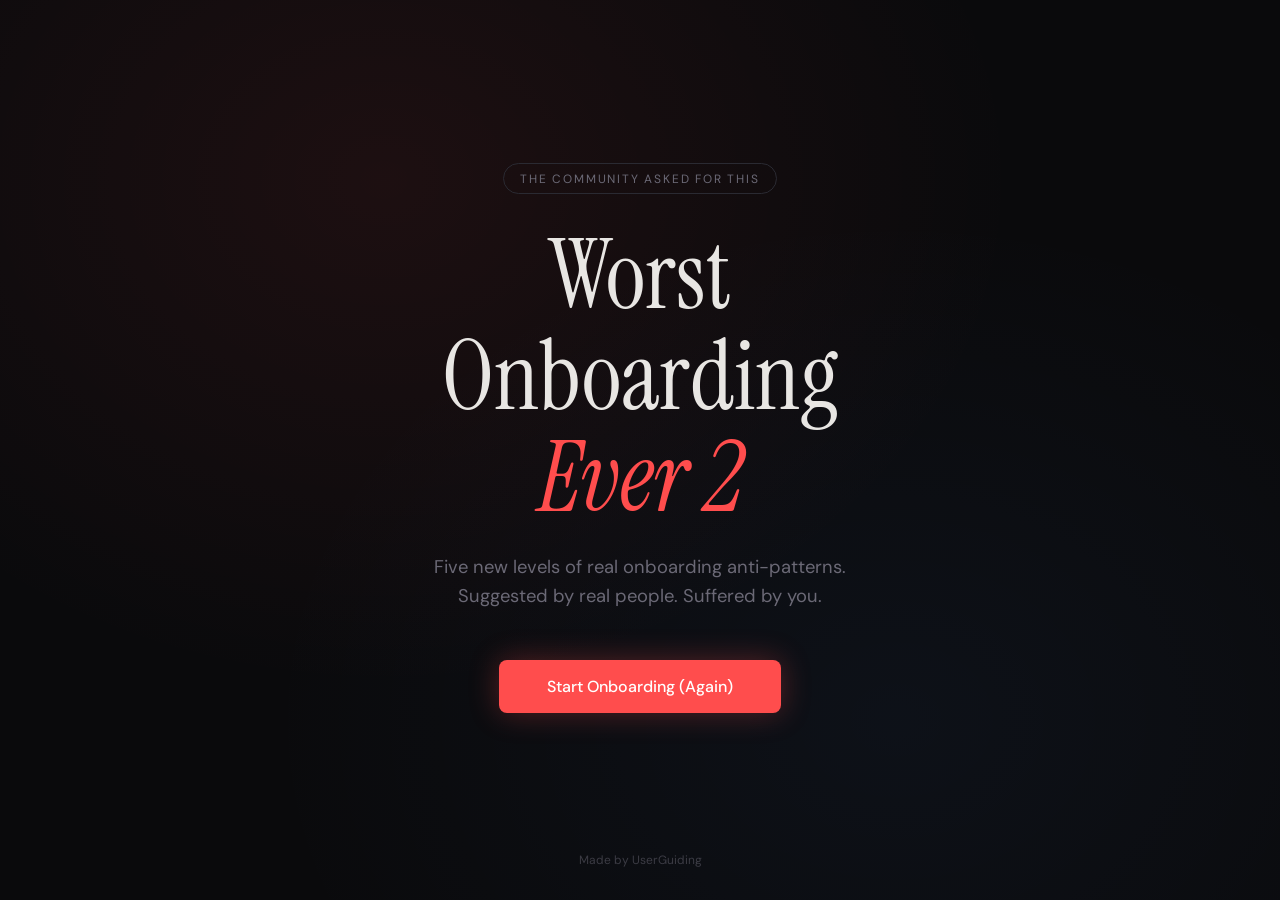
<file: index.html>
<!DOCTYPE html>
<html lang="en">
<head>
  <meta charset="UTF-8">
  <meta name="viewport" content="width=device-width, initial-scale=1.0">
  <title>Worst Onboarding Ever 2</title>
  <meta name="description" content="The sequel nobody asked for and everybody deserved. Five new levels of real onboarding anti-patterns, designed by the community.">

  <!-- Social sharing -->
  <meta property="og:title" content="Worst Onboarding Ever 2">
  <meta property="og:description" content="The sequel nobody asked for and everybody deserved. Five new levels of real onboarding anti-patterns, designed by the community.">
  <meta property="og:type" content="website">
  <meta property="og:url" content="https://games.userguiding.com/worst-onboarding-2/">
  <link rel="canonical" href="https://games.userguiding.com/worst-onboarding-2/">
  <meta property="og:image" content="https://games.userguiding.com/worst-onboarding-2/assets/og-image.png">
  <meta property="og:image:width" content="1200">
  <meta property="og:image:height" content="630">
  <meta name="twitter:card" content="summary_large_image">
  <meta name="twitter:image" content="https://games.userguiding.com/worst-onboarding-2/assets/og-image.png">

  <!-- GA4 (UserGuiding property, game traffic filtered by hostname in reports) -->
  <script async src="https://www.googletagmanager.com/gtag/js?id=G-EP331KDLPN"></script>
  <script>
    window.dataLayer = window.dataLayer || [];
    function gtag(){dataLayer.push(arguments);}
    gtag('js', new Date());
    gtag('config', 'G-EP331KDLPN');
  </script>

  <link rel="icon" type="image/svg+xml" href="favicon.svg">

  <!-- Styles -->
  <link rel="stylesheet" href="css/game.css">
  <link rel="stylesheet" href="css/levels.css">
  <link rel="stylesheet" href="override.css">
</head>
<body>

  <!-- ═══ Title Screen ═══ -->
  <div id="title-screen">
    <span class="title-badge">The community asked for this</span>
    <h1 class="title-heading">Worst<br>Onboarding<br><em>Ever 2</em></h1>
    <p class="title-tagline">Five new levels of real onboarding anti-patterns. Suggested by real people. Suffered by you.</p>
    <button id="start-btn">Start Onboarding (Again)</button>
    <p class="title-best" id="title-best"></p>
    <div class="title-footer">
      <a href="https://userguiding.com?utm_source=worst-onboarding-game&utm_medium=referral&utm_campaign=woe2" target="_blank" rel="noopener">Made by UserGuiding</a>
    </div>
  </div>

  <!-- ═══ HUD ═══ -->
  <div id="hud" class="hidden">
    <div class="hud-item">
      <span class="hud-label">Time</span>
      <span class="hud-value" id="hud-timer">0:00</span>
    </div>
    <div class="hud-item">
      <span class="hud-label">Level</span>
      <span class="hud-value" id="hud-level">1 / 5</span>
    </div>
    <div class="hud-item">
      <span class="hud-label">Rage Clicks</span>
      <span class="hud-value" id="hud-clicks">0</span>
    </div>
  </div>

  <!-- ═══ Transition Screen ═══ -->
  <div id="transition-screen" class="hidden">
    <span id="transition-level-num">Level 1</span>
    <h2 id="transition-level-name">The Banner Avalanche</h2>
    <p id="transition-level-desc">Just let me see the app.</p>
    <p id="transition-level-credit"></p>
  </div>

  <!-- ═══ Level Containers ═══ -->
  <div id="level-1" class="level-container hidden"></div>
  <div id="level-2" class="level-container hidden"></div>
  <div id="level-3" class="level-container hidden"></div>
  <div id="level-4" class="level-container hidden"></div>
  <div id="level-5" class="level-container hidden"></div>

  <!-- ═══ Payoff Screen ═══ (populated in Task B7) -->
  <div id="payoff-screen" class="hidden"></div>

  <!-- ═══ End Screen ═══ -->
  <div id="end-screen" class="hidden">
    <div id="confetti-container"></div>
    <div class="end-grid">
      <div class="end-left">
        <h1 class="end-title">You Survived. Again.</h1>
        <p class="end-subtitle">Five community-designed levels and you are still here. Respect.</p>

        <div class="end-stats">
          <div class="end-stat">
            <span class="end-stat-value" id="end-time">0:00</span>
            <span class="end-stat-label">Time</span>
          </div>
          <div class="end-stat">
            <span class="end-stat-value" id="end-clicks">0</span>
            <span class="end-stat-label">Rage Clicks</span>
          </div>
          <div class="end-stat">
            <span class="end-stat-value" id="end-patience">0</span>
            <span class="end-stat-label">Patience Score</span>
          </div>
        </div>

        <p class="end-patience-label" id="end-patience-label">Zen Master</p>
        <p class="end-best" id="end-best"></p>

        <div class="end-divider"></div>

        <div class="end-actions">
          <button id="play-again-btn">↻&nbsp;&nbsp;Play Again</button>
          <a id="woe1-btn" class="end-woe2-link" href="https://games.userguiding.com/worst-onboarding/" target="_blank" rel="noopener">Play the original Worst Onboarding Ever →</a>
        </div>
      </div>

      <div class="end-card">
        <div id="capture-section">
          <div id="capture-form-wrap">
            <h2 class="capture-heading">This is where the rage clicks stop.</h2>
            <p class="capture-subtext">We built five levels of bad onboarding because we fix the real kind for a living. Drop your email and let's talk.</p>
            <form id="capture-form" novalidate>
              <input type="email" id="capture-email" name="email" placeholder="you@company.com" required autocomplete="email">
              <button type="submit" id="capture-submit" data-sending="Sending…">Let's talk</button>
              <p class="capture-error" id="capture-error" hidden>Something broke. Try again in a sec?</p>
              <p class="capture-consent">
                By submitting, you agree to receive sales outreach from UserGuiding.
                See our <a href="https://userguiding.com/privacy-policy" target="_blank" rel="noopener">Privacy Policy</a>.
              </p>
            </form>
          </div>
          <div id="capture-success-wrap" hidden>
            <h2 class="capture-heading">Got it. Taking you there…</h2>
            <p class="capture-fallback">If nothing happens, <a href="#" id="capture-fallback-link">click here</a>.</p>
          </div>
        </div>
      </div>
    </div>
  </div>

  <!-- Scripts -->
  <script src="js/analytics.js"></script>
  <script src="js/game.js"></script>
  <script src="js/levels.js"></script>
  <script>
    window.CAPTURE_CONFIG = {
      PORTAL_ID: '8289649',
      FORM_GUID: 'fa606755-0bbd-4774-95bb-8a70cc0e8c7f',
      PAGE_NAME: 'WOE2 EN',
      mode: 'demo',
      redirects: {
        demo: 'https://meetings.hubspot.com/laskan/userguiding-meeting-with-levent-askan',
        group: ''
      },
      REDIRECT_DELAY_SECONDS: 3
    };
  </script>
  <script src="js/capture.js"></script>

</body>
</html>
</file>
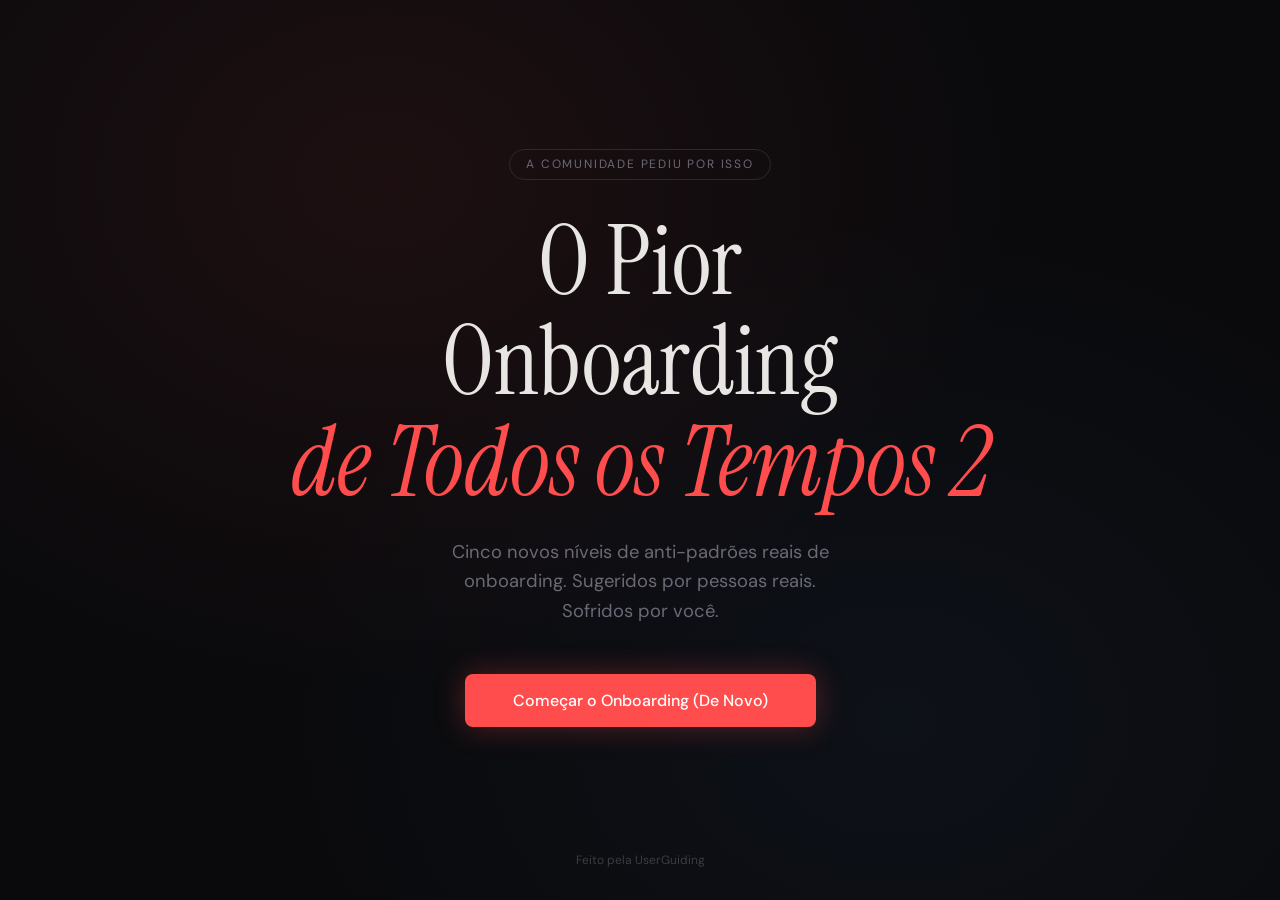
<file: pt-br/index.html>
<!DOCTYPE html>
<html lang="pt-BR">
<head>
  <meta charset="UTF-8">
  <meta name="viewport" content="width=device-width, initial-scale=1.0">
  <title>O Pior Onboarding de Todos os Tempos 2</title>
  <meta name="description" content="A continuação que ninguém pediu e todo mundo merecia. Cinco novos níveis de anti-padrões reais de onboarding, criados pela comunidade.">

  <!-- Social sharing -->
  <meta property="og:title" content="O Pior Onboarding de Todos os Tempos 2">
  <meta property="og:description" content="A continuação que ninguém pediu e todo mundo merecia. Cinco novos níveis de anti-padrões reais de onboarding, criados pela comunidade.">
  <meta property="og:type" content="website">
  <meta property="og:url" content="https://games.userguiding.com/worst-onboarding-2/pt-br/">
  <link rel="canonical" href="https://games.userguiding.com/worst-onboarding-2/pt-br/">
  <meta property="og:image" content="https://games.userguiding.com/worst-onboarding-2/assets/og-image.png">
  <meta property="og:image:width" content="1200">
  <meta property="og:image:height" content="630">
  <meta name="twitter:card" content="summary_large_image">
  <meta name="twitter:image" content="https://games.userguiding.com/worst-onboarding-2/assets/og-image.png">

  <!-- GA4 (UserGuiding property, game traffic filtered by hostname in reports) -->
  <script async src="https://www.googletagmanager.com/gtag/js?id=G-EP331KDLPN"></script>
  <script>
    window.dataLayer = window.dataLayer || [];
    function gtag(){dataLayer.push(arguments);}
    gtag('js', new Date());
    gtag('config', 'G-EP331KDLPN');
  </script>

  <link rel="icon" type="image/svg+xml" href="../favicon.svg">

  <!-- Styles -->
  <link rel="stylesheet" href="../css/game.css">
  <link rel="stylesheet" href="../css/levels.css">
  <link rel="stylesheet" href="override.css">
</head>
<body>

  <!-- ═══ Title Screen ═══ -->
  <div id="title-screen">
    <span class="title-badge">A comunidade pediu por isso</span>
    <h1 class="title-heading">O Pior<br>Onboarding<br><em>de Todos os Tempos 2</em></h1>
    <p class="title-tagline">Cinco novos níveis de anti-padrões reais de onboarding. Sugeridos por pessoas reais. Sofridos por você.</p>
    <button id="start-btn">Começar o Onboarding (De Novo)</button>
    <p class="title-best" id="title-best"></p>
    <div class="title-footer">
      <a href="https://userguiding.com/pt-br?utm_source=worst-onboarding-game-ptbr&utm_medium=referral&utm_campaign=woe2" target="_blank" rel="noopener">Feito pela UserGuiding</a>
    </div>
  </div>

  <!-- ═══ HUD ═══ -->
  <div id="hud" class="hidden">
    <div class="hud-item">
      <span class="hud-label">Tempo</span>
      <span class="hud-value" id="hud-timer">0:00</span>
    </div>
    <div class="hud-item">
      <span class="hud-label">Nível</span>
      <span class="hud-value" id="hud-level">1 / 5</span>
    </div>
    <div class="hud-item">
      <span class="hud-label">Cliques de Raiva</span>
      <span class="hud-value" id="hud-clicks">0</span>
    </div>
  </div>

  <!-- ═══ Transition Screen ═══ -->
  <div id="transition-screen" class="hidden">
    <span id="transition-level-num">Nível 1</span>
    <h2 id="transition-level-name">A Avalanche de Banners</h2>
    <p id="transition-level-desc">Só quero ver o app.</p>
    <p id="transition-level-credit"></p>
  </div>

  <!-- ═══ Level Containers ═══ -->
  <div id="level-1" class="level-container hidden"></div>
  <div id="level-2" class="level-container hidden"></div>
  <div id="level-3" class="level-container hidden"></div>
  <div id="level-4" class="level-container hidden"></div>
  <div id="level-5" class="level-container hidden"></div>

  <!-- ═══ Payoff Screen ═══ -->
  <div id="payoff-screen" class="hidden"></div>

  <!-- ═══ End Screen ═══ -->
  <div id="end-screen" class="hidden">
    <div id="confetti-container"></div>
    <div class="end-grid">
      <div class="end-left">
        <h1 class="end-title">Você Sobreviveu. De Novo.</h1>
        <p class="end-subtitle">Cinco níveis criados pela comunidade e você ainda está aqui. Respeito.</p>

        <div class="end-stats">
          <div class="end-stat">
            <span class="end-stat-value" id="end-time">0:00</span>
            <span class="end-stat-label">Tempo</span>
          </div>
          <div class="end-stat">
            <span class="end-stat-value" id="end-clicks">0</span>
            <span class="end-stat-label">Cliques de Raiva</span>
          </div>
          <div class="end-stat">
            <span class="end-stat-value" id="end-patience">0</span>
            <span class="end-stat-label">Pontuação de Paciência</span>
          </div>
        </div>

        <p class="end-patience-label" id="end-patience-label">Mestre Zen</p>
        <p class="end-best" id="end-best"></p>

        <div class="end-divider"></div>

        <div class="end-actions">
          <button id="play-again-btn">↻&nbsp;&nbsp;Jogar Novamente</button>
          <a id="woe1-btn" class="end-woe2-link" href="https://games.userguiding.com/worst-onboarding/pt-br/" target="_blank" rel="noopener">Jogue o original: O Pior Onboarding de Todos os Tempos →</a>
        </div>
      </div>

      <div class="end-card">
        <div id="capture-section">
          <div id="capture-form-wrap">
            <h2 class="capture-heading">É aqui que os cliques de raiva param.</h2>
            <p class="capture-subtext">A gente criou cinco níveis de onboarding ruim porque conserta o tipo de verdade todo dia. Deixa seu email e a Yasmin, do nosso time no Brasil, chama você pra conversar.</p>
            <form id="capture-form" novalidate>
              <input type="email" id="capture-email" name="email" placeholder="seu@email.com" required autocomplete="email">
              <button type="submit" id="capture-submit" data-sending="Enviando…">Falar com a Yasmin</button>
              <p class="capture-error" id="capture-error" hidden>Algo deu errado. Tenta de novo em alguns segundos?</p>
              <p class="capture-consent">
                Ao enviar, você concorda em receber contato comercial da UserGuiding.
                Veja nossa <a href="https://userguiding.com/pt-br/politica-de-privacidade" target="_blank" rel="noopener">Política de Privacidade</a>.
              </p>
            </form>
          </div>
          <div id="capture-success-wrap" hidden>
            <h2 class="capture-heading">Prontinho. Te levando pra lá…</h2>
            <p class="capture-fallback">Se nada acontecer, <a href="#" id="capture-fallback-link">clique aqui</a>.</p>
          </div>
        </div>
      </div>
    </div>
  </div>

  <!-- Scripts -->
  <script src="../js/analytics.js"></script>
  <script src="js/game.js"></script>
  <script src="js/levels.js"></script>
  <script>
    window.CAPTURE_CONFIG = {
      PORTAL_ID: '8289649',
      FORM_GUID: '365c3905-dd69-4ce0-879e-496129f82db1',
      PAGE_NAME: 'WOE2 PT-BR',
      mode: 'demo',
      redirects: {
        demo: 'https://meetings.hubspot.com/yasmin-florencio',
        group: ''
      },
      REDIRECT_DELAY_SECONDS: 3
    };
  </script>
  <script src="js/capture.js"></script>

</body>
</html>
</file>
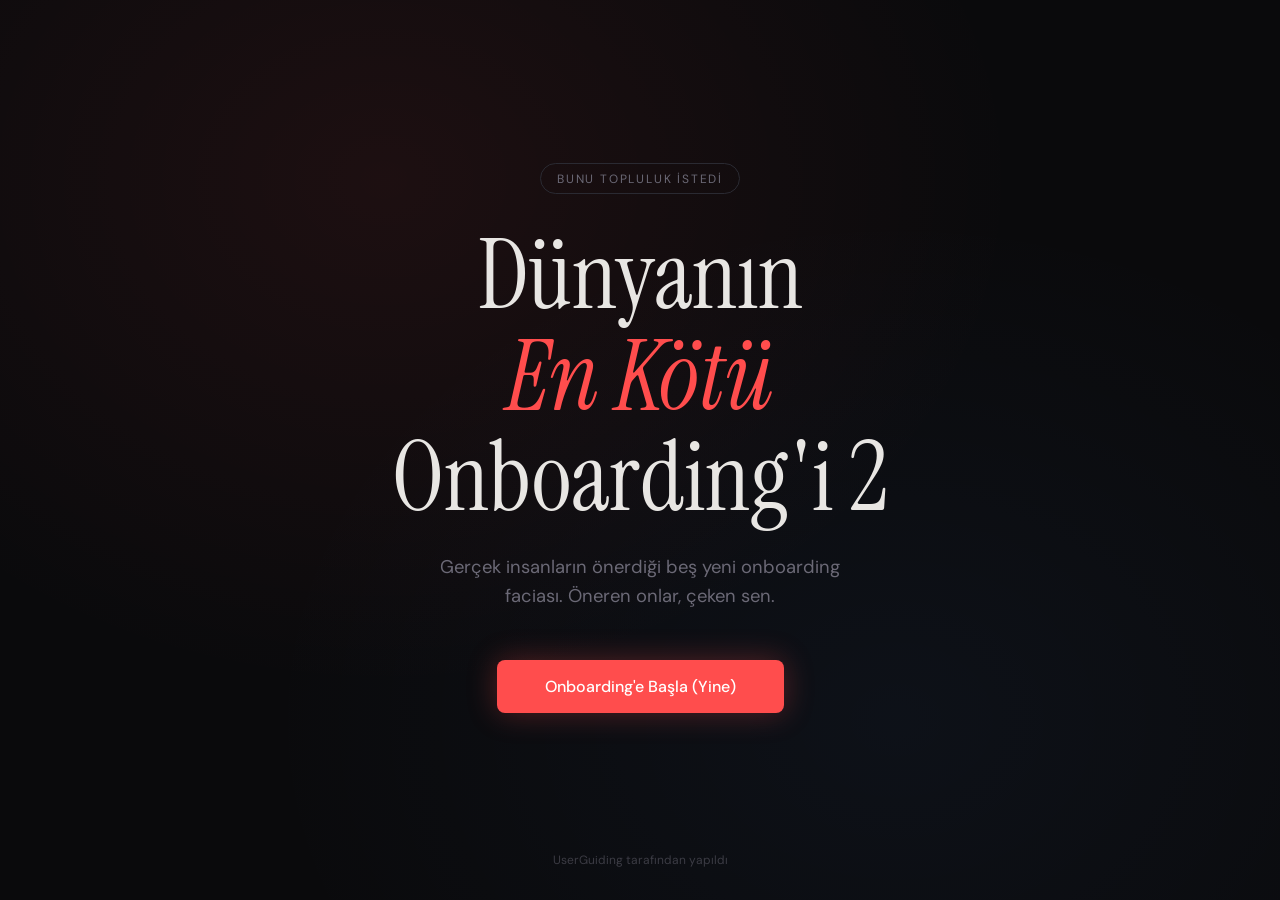
<file: tr/index.html>
<!DOCTYPE html>
<html lang="tr">
<head>
  <meta charset="UTF-8">
  <meta name="viewport" content="width=device-width, initial-scale=1.0">
  <title>Dünyanın En Kötü Onboarding'i 2</title>
  <meta name="description" content="Kimsenin istemediği, herkesin hak ettiği devam oyunu. Topluluğun tasarladığı beş yeni onboarding faciası.">

  <!-- Social sharing -->
  <meta property="og:title" content="Dünyanın En Kötü Onboarding'i 2">
  <meta property="og:description" content="Kimsenin istemediği, herkesin hak ettiği devam oyunu. Topluluğun tasarladığı beş yeni onboarding faciası.">
  <meta property="og:type" content="website">
  <meta property="og:url" content="https://games.userguiding.com/worst-onboarding-2/tr/">
  <link rel="canonical" href="https://games.userguiding.com/worst-onboarding-2/tr/">
  <meta property="og:image" content="https://games.userguiding.com/worst-onboarding-2/assets/og-image.png">
  <meta property="og:image:width" content="1200">
  <meta property="og:image:height" content="630">
  <meta name="twitter:card" content="summary_large_image">
  <meta name="twitter:image" content="https://games.userguiding.com/worst-onboarding-2/assets/og-image.png">

  <!-- GA4 (UserGuiding property, game traffic filtered by hostname in reports) -->
  <script async src="https://www.googletagmanager.com/gtag/js?id=G-EP331KDLPN"></script>
  <script>
    window.dataLayer = window.dataLayer || [];
    function gtag(){dataLayer.push(arguments);}
    gtag('js', new Date());
    gtag('config', 'G-EP331KDLPN');
  </script>

  <link rel="icon" type="image/svg+xml" href="../favicon.svg">

  <!-- Styles -->
  <link rel="stylesheet" href="../css/game.css">
  <link rel="stylesheet" href="../css/levels.css">
  <link rel="stylesheet" href="override.css">
</head>
<body>

  <!-- ═══ Title Screen ═══ -->
  <div id="title-screen">
    <span class="title-badge">Bunu topluluk istedi</span>
    <h1 class="title-heading">Dünyanın<br><em>En Kötü</em><br>Onboarding'i 2</h1>
    <p class="title-tagline">Gerçek insanların önerdiği beş yeni onboarding faciası. Öneren onlar, çeken sen.</p>
    <button id="start-btn">Onboarding'e Başla (Yine)</button>
    <p class="title-best" id="title-best"></p>
    <div class="title-footer">
      <a href="https://userguiding.com?utm_source=worst-onboarding-game-tr&utm_medium=referral&utm_campaign=woe2" target="_blank" rel="noopener">UserGuiding tarafından yapıldı</a>
    </div>
  </div>

  <!-- ═══ HUD ═══ -->
  <div id="hud" class="hidden">
    <div class="hud-item">
      <span class="hud-label">Süre</span>
      <span class="hud-value" id="hud-timer">0:00</span>
    </div>
    <div class="hud-item">
      <span class="hud-label">Seviye</span>
      <span class="hud-value" id="hud-level">1 / 5</span>
    </div>
    <div class="hud-item">
      <span class="hud-label">Öfke Tıklamaları</span>
      <span class="hud-value" id="hud-clicks">0</span>
    </div>
  </div>

  <!-- ═══ Transition Screen ═══ -->
  <div id="transition-screen" class="hidden">
    <span id="transition-level-num">Seviye 1</span>
    <h2 id="transition-level-name">Banner Çığı</h2>
    <p id="transition-level-desc">Uygulamayı bir göreyim yeter.</p>
    <p id="transition-level-credit"></p>
  </div>

  <!-- ═══ Level Containers ═══ -->
  <div id="level-1" class="level-container hidden"></div>
  <div id="level-2" class="level-container hidden"></div>
  <div id="level-3" class="level-container hidden"></div>
  <div id="level-4" class="level-container hidden"></div>
  <div id="level-5" class="level-container hidden"></div>

  <!-- ═══ Payoff Screen ═══ -->
  <div id="payoff-screen" class="hidden"></div>

  <!-- ═══ End Screen ═══ -->
  <div id="end-screen" class="hidden">
    <div id="confetti-container"></div>
    <div class="end-grid">
      <div class="end-left">
        <h1 class="end-title">Hayatta Kaldın. Yine.</h1>
        <p class="end-subtitle">Topluluğun tasarladığı beş seviye ve sen hâlâ buradasın. Saygı duyduk.</p>

        <div class="end-stats">
          <div class="end-stat">
            <span class="end-stat-value" id="end-time">0:00</span>
            <span class="end-stat-label">Süre</span>
          </div>
          <div class="end-stat">
            <span class="end-stat-value" id="end-clicks">0</span>
            <span class="end-stat-label">Öfke Tıklamaları</span>
          </div>
          <div class="end-stat">
            <span class="end-stat-value" id="end-patience">0</span>
            <span class="end-stat-label">Sabır Puanı</span>
          </div>
        </div>

        <p class="end-patience-label" id="end-patience-label">Sezercik kadar masum</p>
        <p class="end-best" id="end-best"></p>

        <div class="end-divider"></div>

        <div class="end-actions">
          <button id="play-again-btn">↻&nbsp;&nbsp;Tekrar Oyna</button>
          <a id="woe1-btn" class="end-woe2-link" href="https://games.userguiding.com/worst-onboarding/tr/" target="_blank" rel="noopener">İlk oyunu oyna: Dünyanın En Kötü Onboarding'i →</a>
        </div>
      </div>

      <div class="end-card">
        <div id="capture-section">
          <div id="capture-form-wrap">
            <h2 class="capture-heading">Öfke tıklamaları burada bitiyor.</h2>
            <p class="capture-subtext">Beş seviye kötü onboarding yaptık çünkü asıl kötüsünü düzeltmek işimiz. Email'ini bırak, ekibimizden Levent seninle konuşsun.</p>
            <form id="capture-form" novalidate>
              <input type="email" id="capture-email" name="email" placeholder="sen@sirket.com" required autocomplete="email">
              <button type="submit" id="capture-submit" data-sending="Gönderiliyor…">Levent ile konuş</button>
              <p class="capture-error" id="capture-error" hidden>Bir şeyler ters gitti. Birkaç saniye sonra tekrar dener misin?</p>
              <p class="capture-consent">
                Göndererek UserGuiding'den satış amaçlı iletişim almayı kabul ediyorsun.
                <a href="https://userguiding.com/privacy-policy" target="_blank" rel="noopener">Gizlilik Politikamıza</a> göz at.
              </p>
            </form>
          </div>
          <div id="capture-success-wrap" hidden>
            <h2 class="capture-heading">Tamamdır. Seni oraya götürüyoruz…</h2>
            <p class="capture-fallback">Bir şey olmazsa, <a href="#" id="capture-fallback-link">buraya tıkla</a>.</p>
          </div>
        </div>
      </div>
    </div>
  </div>

  <!-- Scripts -->
  <script src="../js/analytics.js"></script>
  <script src="js/game.js"></script>
  <script src="js/levels.js"></script>
  <script>
    window.CAPTURE_CONFIG = {
      PORTAL_ID: '8289649',
      FORM_GUID: '2a9e7a38-f4cf-49e5-84bf-34a7ac546624',
      PAGE_NAME: 'WOE2 TR',
      mode: 'demo',
      redirects: {
        demo: 'https://meetings.hubspot.com/laskan/userguiding-meeting-with-levent-askan',
        group: ''
      },
      REDIRECT_DELAY_SECONDS: 3
    };
  </script>
  <script src="js/capture.js"></script>

</body>
</html>
</file>
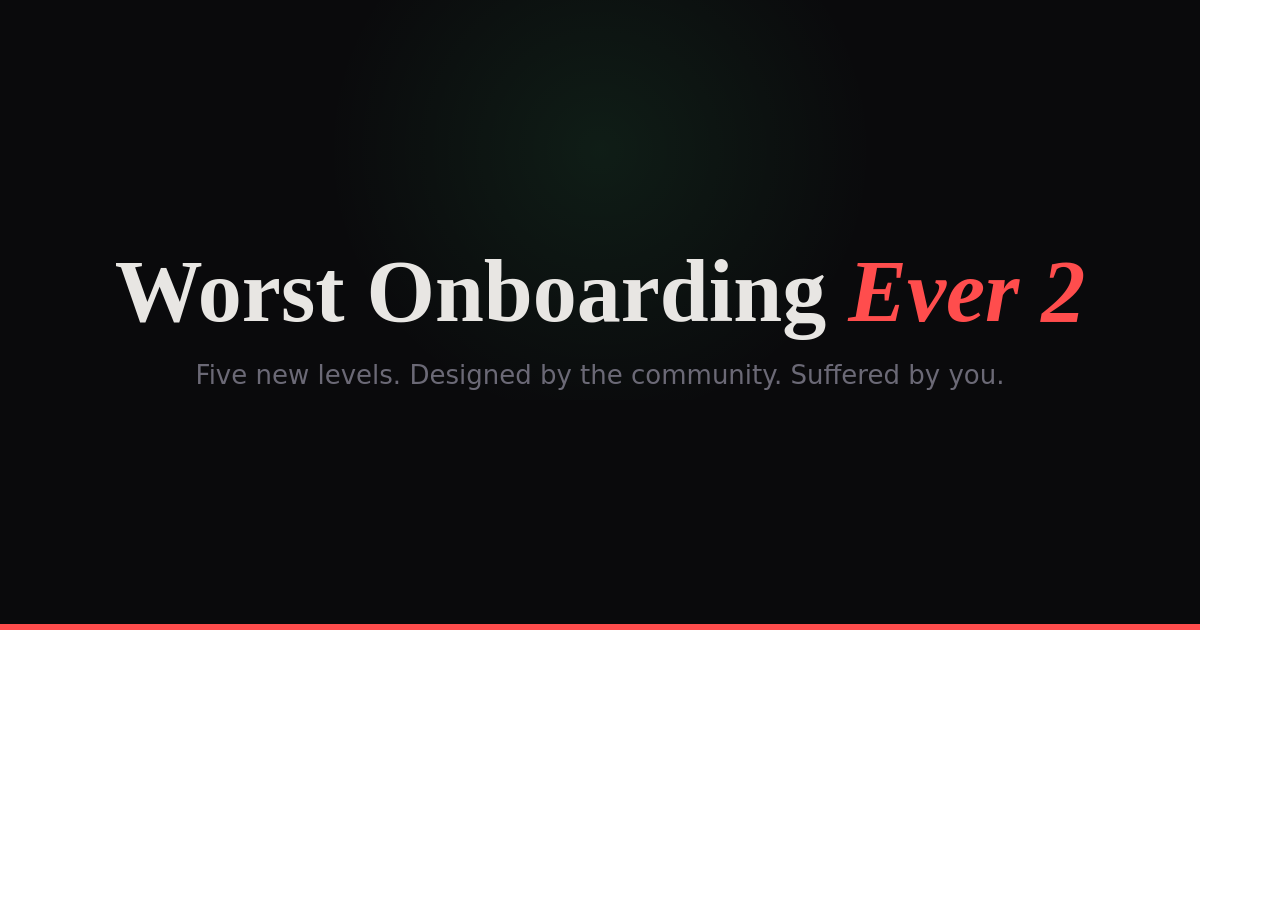
<file: assets/og-card.html>
<!DOCTYPE html><html><head><meta charset="utf-8"><style>
  body{margin:0}
  .card{width:1200px;height:630px;background:#0a0a0c;position:relative;overflow:hidden;
        font-family:Georgia,serif;display:flex;flex-direction:column;align-items:center;justify-content:center}
  .glow{position:absolute;top:-100px;left:300px;width:600px;height:500px;
        background:radial-gradient(circle,rgba(77,255,145,.08),transparent 70%)}
  h1{color:#e8e6e3;font-size:88px;font-weight:700;margin:0;z-index:1}
  h1 em{color:#ff4d4d;font-style:italic}
  p{color:#6b6976;font-size:26px;font-family:system-ui,sans-serif;margin:18px 0 0;z-index:1}
  .bar{position:absolute;bottom:0;left:0;right:0;height:6px;background:#ff4d4d}
</style></head><body>
  <div class="card"><div class="glow"></div>
    <h1>Worst Onboarding <em>Ever 2</em></h1>
    <p>Five new levels. Designed by the community. Suffered by you.</p>
    <div class="bar"></div>
  </div>
</body></html>
</file>
<file: css/game.css>
/* ═══════════════════════════════════════════════════════
   WORST ONBOARDING EVER — Game Wrapper Styles
   The wrapper is BEAUTIFUL. The levels are TERRIBLE.
   That's the joke.
   ═══════════════════════════════════════════════════════ */

@import url('https://fonts.googleapis.com/css2?family=Instrument+Serif:ital@0;1&family=DM+Sans:ital,opsz,wght@0,9..40,300;0,9..40,500;0,9..40,700;1,9..40,400&display=swap');

:root {
  --game-bg: #0a0a0c;
  --game-surface: #141418;
  --game-border: #2a2a32;
  --game-text: #e8e6e3;
  --game-text-dim: #6b6976;
  --game-accent: #ff4d4d;
  --game-accent-glow: rgba(255, 77, 77, 0.3);
  --game-success: #4dff91;
  --font-display: 'Instrument Serif', serif;
  --font-body: 'DM Sans', sans-serif;
}

* {
  margin: 0;
  padding: 0;
  box-sizing: border-box;
}

body {
  font-family: var(--font-body);
  background: var(--game-bg);
  color: var(--game-text);
  min-height: 100vh;
  overflow-x: hidden;
}

.hidden { display: none !important; }

/* ── Title Screen ──────────────────────────────────── */
#title-screen {
  display: flex;
  flex-direction: column;
  align-items: center;
  justify-content: center;
  min-height: 100vh;
  text-align: center;
  padding: 2rem;
  background:
    radial-gradient(ellipse at 30% 20%, rgba(255, 77, 77, 0.08) 0%, transparent 50%),
    radial-gradient(ellipse at 70% 80%, rgba(77, 150, 255, 0.05) 0%, transparent 50%),
    var(--game-bg);
}

.title-badge {
  display: inline-block;
  padding: 0.4rem 1rem;
  border: 1px solid var(--game-border);
  border-radius: 100px;
  font-size: 0.75rem;
  letter-spacing: 0.15em;
  text-transform: uppercase;
  color: var(--game-text-dim);
  margin-bottom: 2rem;
}

.title-heading {
  font-family: var(--font-display);
  font-size: clamp(3rem, 8vw, 6rem);
  line-height: 1.05;
  font-weight: 400;
  margin-bottom: 1.5rem;
  max-width: 700px;
}

.title-heading em {
  color: var(--game-accent);
  font-style: italic;
}

.title-tagline {
  font-size: 1.15rem;
  color: var(--game-text-dim);
  margin-bottom: 3rem;
  max-width: 420px;
  line-height: 1.6;
}

#start-btn {
  font-family: var(--font-body);
  font-size: 1rem;
  font-weight: 500;
  padding: 1rem 3rem;
  background: var(--game-accent);
  color: #fff;
  border: none;
  border-radius: 8px;
  cursor: pointer;
  transition: all 0.2s;
  box-shadow: 0 0 30px var(--game-accent-glow);
}

#start-btn:hover {
  transform: translateY(-2px);
  box-shadow: 0 0 50px var(--game-accent-glow);
}

.title-best {
  margin-top: 1.5rem;
  font-size: 0.85rem;
  color: var(--game-text-dim);
}

.title-footer {
  position: absolute;
  bottom: 2rem;
  font-size: 0.75rem;
  color: var(--game-text-dim);
  opacity: 0.5;
}

.title-footer a {
  color: var(--game-text-dim);
  text-decoration: none;
}

.title-footer a:hover {
  color: var(--game-text);
}

/* ── HUD ───────────────────────────────────────────── */
#hud {
  position: fixed;
  top: 0;
  left: 0;
  right: 0;
  z-index: 10000;
  display: flex;
  justify-content: space-between;
  align-items: center;
  padding: 0.75rem 1.5rem;
  background: rgba(10, 10, 12, 0.9);
  backdrop-filter: blur(12px);
  border-bottom: 1px solid var(--game-border);
  font-size: 0.85rem;
  font-weight: 500;
}

.hud-item {
  display: flex;
  align-items: center;
  gap: 0.5rem;
}

.hud-label {
  color: var(--game-text-dim);
  font-size: 0.7rem;
  text-transform: uppercase;
  letter-spacing: 0.1em;
}

.hud-value {
  font-variant-numeric: tabular-nums;
  font-weight: 700;
}

#hud-clicks {
  color: var(--game-accent);
}

/* ── Transition Screen ─────────────────────────────── */
#transition-screen {
  position: fixed;
  inset: 0;
  z-index: 9999;
  display: flex;
  flex-direction: column;
  align-items: center;
  justify-content: center;
  background: var(--game-bg);
  animation: transitionIn 0.3s ease;
}

@keyframes transitionIn {
  from { opacity: 0; }
  to { opacity: 1; }
}

#transition-level-num {
  font-size: 0.85rem;
  text-transform: uppercase;
  letter-spacing: 0.2em;
  color: var(--game-accent);
  margin-bottom: 1rem;
}

#transition-level-name {
  font-family: var(--font-display);
  font-size: clamp(2rem, 5vw, 3.5rem);
  margin-bottom: 1rem;
  text-align: center;
}

#transition-level-desc {
  color: var(--game-text-dim);
  font-size: 1rem;
  font-style: italic;
}

/* ── End Screen ────────────────────────────────────── */
#end-screen {
  /* Normal flow with the BODY as scroller (same architecture as the site's
     /schedule-a-new-demo page): a fixed overflow div cannot be touch-scrolled
     on iOS when the finger lands on the HubSpot iframe, which made the
     calendar's Confirm button unreachable on phones. */
  position: relative;
  z-index: 9999;
  width: 100%;
  min-height: 100vh;
  display: flex;
  flex-direction: column;
  align-items: center;
  justify-content: flex-start;
  text-align: center;
  padding: 2rem;
  background:
    radial-gradient(ellipse at 50% 30%, rgba(77, 255, 145, 0.06) 0%, transparent 50%),
    var(--game-bg);
}

#end-screen > * { flex-shrink: 0; }

.end-title {
  font-family: var(--font-display);
  font-size: clamp(2.5rem, 6vw, 4.5rem);
  margin-bottom: 0.5rem;
}

.end-subtitle {
  color: var(--game-text-dim);
  font-size: 1rem;
  margin-bottom: 3rem;
}

.end-stats {
  display: flex;
  gap: 3rem;
  margin-bottom: 2rem;
}

.end-stat {
  text-align: center;
}

.end-stat-value {
  font-family: var(--font-display);
  font-size: 2.5rem;
  display: block;
  margin-bottom: 0.25rem;
}

.end-stat-label {
  font-size: 0.75rem;
  color: var(--game-text-dim);
  text-transform: uppercase;
  letter-spacing: 0.1em;
}

.end-patience-label {
  font-size: 1.1rem;
  color: var(--game-accent);
  margin-bottom: 0.5rem;
  font-weight: 500;
}

.end-best {
  font-size: 0.85rem;
  color: var(--game-text-dim);
  margin-bottom: 2.5rem;
}

.end-actions {
  display: flex;
  gap: 1rem;
  flex-wrap: wrap;
  justify-content: center;
}

#share-btn {
  font-family: var(--font-body);
  font-size: 0.9rem;
  padding: 0.85rem 2rem;
  background: var(--game-accent);
  color: #fff;
  border: none;
  border-radius: 8px;
  cursor: pointer;
  font-weight: 500;
  transition: all 0.2s;
}

#share-btn:hover {
  box-shadow: 0 0 30px var(--game-accent-glow);
}

#play-again-btn {
  font-family: var(--font-body);
  font-size: 0.9rem;
  padding: 0.85rem 2rem;
  background: transparent;
  color: var(--game-text);
  border: 1px solid var(--game-border);
  border-radius: 8px;
  cursor: pointer;
  font-weight: 500;
  transition: all 0.2s;
}

#play-again-btn:hover {
  border-color: var(--game-text-dim);
}

/* WOE 2 sequel cross-link — its own full-width line under the action buttons */
.end-woe2-link {
  flex-basis: 100%;
  margin-top: 0.25rem;
  font-family: var(--font-body);
  font-size: 0.9rem;
  padding: 0.85rem 2rem;
  background: transparent;
  color: var(--game-text);
  border: 1px solid var(--game-border);
  border-radius: 8px;
  cursor: pointer;
  font-weight: 500;
  text-align: center;
  text-decoration: none;
  transition: all 0.2s;
}

.end-woe2-link:hover {
  border-color: var(--game-accent);
}

.end-cta {
  margin-top: 3rem;
  font-size: 0.85rem;
  color: var(--game-text-dim);
}

.end-cta a {
  color: var(--game-text-dim);
  text-decoration: underline;
  text-underline-offset: 3px;
}

.end-cta a:hover {
  color: var(--game-text);
}

/* ── Confetti ──────────────────────────────────────── */
#confetti-container {
  position: fixed;
  inset: 0;
  z-index: 9998;
  pointer-events: none;
  overflow: hidden;
}

.confetti-piece {
  position: absolute;
  top: -10px;
  width: 10px;
  height: 10px;
  opacity: 0;
  animation: confettiFall linear forwards;
}

@keyframes confettiFall {
  0% { transform: translateY(0) rotate(0deg); opacity: 1; }
  100% { transform: translateY(100vh) rotate(720deg); opacity: 0; }
}

/* ── Rage Click Flash ──────────────────────────────── */
.rage-flash {
  position: fixed;
  z-index: 99999;
  pointer-events: none;
  font-size: 0.75rem;
  font-weight: 700;
  color: var(--game-accent);
  animation: rageFloat 0.6s ease-out forwards;
}

@keyframes rageFloat {
  0% { opacity: 1; transform: translateY(0) scale(1); }
  100% { opacity: 0; transform: translateY(-30px) scale(0.7); }
}

/* ── Level Containers ──────────────────────────────── */
.level-container {
  position: fixed;
  inset: 0;
  top: 48px; /* below HUD */
  z-index: 100;
  overflow: auto;
}

/* ── Mobile (≤640px) ───────────────────────────────── */
@media (max-width: 640px) {
  #hud { padding: 0.6rem 0.75rem; font-size: 0.75rem; gap: 0.5rem; }
  .hud-item { gap: 0.3rem; }
  .hud-label { font-size: 0.55rem; letter-spacing: 0.05em; }

  #title-screen { padding: 1.5rem; }
  .title-tagline { font-size: 1rem; margin-bottom: 2rem; }
  #start-btn { padding: 0.9rem 2rem; width: 100%; max-width: 320px; }
  .title-footer { bottom: 1rem; }

  #end-screen { padding: 1.5rem; }
  .end-subtitle { margin-bottom: 2rem; }
  .end-stats { gap: 1.25rem; flex-wrap: wrap; justify-content: center; margin-bottom: 1.5rem; }
  .end-stat-value { font-size: 1.8rem; }
  .end-best { margin-bottom: 1.5rem; }
  .end-actions { flex-direction: column; width: 100%; max-width: 340px; gap: 0.75rem; }
  #share-btn, #play-again-btn, .end-woe2-link { width: 100%; padding: 0.9rem 1rem; }
  .end-cta { margin-top: 2rem; padding: 0 0.5rem; }
}

@media (max-width: 380px) {
  .hud-label { display: none; }
  .end-stat-value { font-size: 1.5rem; }
}

/* ── Meeting embed (end screen) ─────────────────────── */
#meeting-section {
  margin-top: 3rem;
  width: 100%;
  max-width: 720px;
}

.meeting-heading {
  font-family: 'Instrument Serif', Georgia, serif;
  font-size: 1.6rem;
  font-weight: 400;
  margin-bottom: 0.4rem;
}

.meeting-subtext {
  font-size: 0.9rem;
  color: var(--game-text-dim);
  margin-bottom: 1.25rem;
}

.meetings-iframe-container {
  min-height: 620px;
  width: 100%;
}

@media (max-width: 640px) {
  #meeting-section { margin-top: 2rem; }
  .meeting-heading { font-size: 1.25rem; }
  /* The widget's booking-form step is ~1330px tall on narrow screens but
     HubSpot's embed script doesn't grow the iframe past the first view,
     leaving Confirm inside an inner scroll region iOS can't touch-scroll.
     Oversize the iframe so the whole flow renders without inner scrolling;
     the widget background is transparent, unused space is invisible. */
  .meetings-iframe-container,
  .meetings-iframe-container iframe { min-height: 1450px !important; }
}

.meeting-fallback {
  margin-top: 1rem;
  font-size: 0.85rem;
  color: var(--game-text-dim);
}

.meeting-fallback a {
  color: var(--game-text);
  text-decoration: underline;
  text-underline-offset: 3px;
}

/* ── Leaderboard (end screen) ───────────────────────── */
#leaderboard-section {
  margin-top: 3rem;
  width: 100%;
  max-width: 560px;
}

.lb-title {
  font-family: var(--font-display);
  font-size: 1.6rem;
  font-weight: 400;
  margin-bottom: 1rem;
}

.lb-entry { margin-bottom: 1.25rem; }

#lb-initials {
  width: 92px;
  padding: 0.7rem 0.6rem;
  font-family: var(--font-body);
  font-size: 1.1rem;
  font-weight: 700;
  letter-spacing: 0.35em;
  text-align: center;
  text-transform: uppercase;
  background: var(--game-surface);
  color: var(--game-text);
  border: 1px solid var(--game-border);
  border-radius: 8px;
  outline: none;
}

#lb-initials:focus { border-color: var(--game-accent); }

#lb-join {
  font-family: var(--font-body);
  font-size: 0.9rem;
  font-weight: 500;
  padding: 0.75rem 1.4rem;
  margin-left: 0.5rem;
  background: var(--game-accent);
  color: #fff;
  border: none;
  border-radius: 8px;
  cursor: pointer;
}

#lb-join:disabled { opacity: 0.5; cursor: default; }

.lb-hint { font-size: 0.75rem; color: var(--game-text-dim); margin-top: 0.5rem; }
.lb-done { font-size: 0.95rem; color: var(--game-success); }

.lb-tabs { display: flex; gap: 0.5rem; justify-content: center; margin-bottom: 0.75rem; }

.lb-tab {
  font-family: var(--font-body);
  font-size: 0.8rem;
  padding: 0.45rem 1rem;
  background: transparent;
  color: var(--game-text-dim);
  border: 1px solid var(--game-border);
  border-radius: 100px;
  cursor: pointer;
}

.lb-tab-active { color: var(--game-text); border-color: var(--game-accent); }

.lb-table {
  width: 100%;
  border-collapse: collapse;
  font-size: 0.9rem;
  font-variant-numeric: tabular-nums;
}

.lb-table th {
  font-size: 0.65rem;
  text-transform: uppercase;
  letter-spacing: 0.1em;
  color: var(--game-text-dim);
  font-weight: 500;
  padding: 0.4rem 0.5rem;
  text-align: left;
}

.lb-table td {
  padding: 0.45rem 0.5rem;
  border-top: 1px solid var(--game-border);
  text-align: left;
}

.lb-name { font-weight: 700; letter-spacing: 0.1em; }

.lb-variant {
  font-weight: 400;
  letter-spacing: 0;
  font-size: 0.65rem;
  color: var(--game-text-dim);
  border: 1px solid var(--game-border);
  border-radius: 100px;
  padding: 0.1rem 0.45rem;
  margin-left: 0.5rem;
  vertical-align: middle;
}

.lb-you td { background: rgba(77, 255, 145, 0.07); }
.lb-empty { color: var(--game-text-dim); font-size: 0.9rem; }

@media (max-width: 640px) {
  #leaderboard-section { margin-top: 2rem; }
  .lb-table { font-size: 0.8rem; }
}

/* ── End-screen CTA bridge (WOE 2) ───────────────────── */
.end-cta-block { margin-top: 3rem; width: 100%; max-width: 560px; }
.end-cta-heading { font-family: var(--font-display); font-size: 1.6rem; font-weight: 400; margin-bottom: 0.5rem; color: var(--game-text); }
.end-cta-body { font-size: 0.95rem; color: var(--game-text-dim); line-height: 1.6; margin-bottom: 1.25rem; }
.end-cta-link { display: inline-block; font-family: var(--font-body); font-size: 0.95rem; font-weight: 500; padding: 0.85rem 2rem; background: var(--game-accent); color: #fff; border-radius: 8px; text-decoration: none; box-shadow: 0 0 30px var(--game-accent-glow); transition: transform 0.2s; }
.end-cta-link:hover { transform: translateY(-1px); }

/* ── Payoff Screen (WOE 2) ───────────────────────────── */
#payoff-screen {
  position: fixed; inset: 0; z-index: 9997;
  display: flex; align-items: center; justify-content: center;
  padding: 2rem; text-align: center;
  background: radial-gradient(ellipse at 50% 40%, rgba(77, 255, 145, 0.07) 0%, transparent 55%), var(--game-bg);
}
.payoff-skip { position: absolute; top: 1.5rem; right: 1.5rem; color: var(--game-text-dim); font-size: 0.85rem; text-decoration: underline; text-underline-offset: 3px; cursor: pointer; }
.payoff-skip:hover { color: var(--game-text); }
.payoff-stage { display: flex; flex-direction: column; align-items: center; gap: 1.5rem; max-width: 460px; width: 100%; }
.payoff-tooltip { position: relative; background: var(--game-success); color: var(--game-bg); font-weight: 500; font-size: 0.95rem; padding: 0.7rem 1.1rem; border-radius: 10px; animation: payoffFade 0.5s ease; }
.payoff-tooltip::after { content: ''; position: absolute; bottom: -7px; left: 50%; transform: translateX(-50%); border-left: 8px solid transparent; border-right: 8px solid transparent; border-top: 8px solid var(--game-success); }
.payoff-field { display: flex; gap: 0.6rem; width: 100%; }
.payoff-input { flex: 1; padding: 0.85rem 1rem; font-size: 1rem; font-family: var(--font-body); background: var(--game-surface); color: var(--game-text); border: 1px solid var(--game-border); border-radius: 8px; outline: none; }
.payoff-create { padding: 0.85rem 1.5rem; font-family: var(--font-body); font-size: 0.95rem; font-weight: 500; background: var(--game-success); color: var(--game-bg); border: none; border-radius: 8px; cursor: pointer; }
.payoff-pulse { animation: payoffPulse 0.6s ease infinite; }
@keyframes payoffPulse { 50% { transform: scale(1.06); box-shadow: 0 0 24px rgba(77, 255, 145, 0.5); } }
.payoff-success { display: flex; flex-direction: column; align-items: center; gap: 0.75rem; animation: payoffFade 0.5s ease; }
.payoff-check { width: 56px; height: 56px; border-radius: 50%; background: var(--game-success); color: var(--game-bg); display: flex; align-items: center; justify-content: center; font-size: 1.8rem; animation: payoffPop 0.4s ease; }
@keyframes payoffPop { 0% { transform: scale(0); } 70% { transform: scale(1.15); } 100% { transform: scale(1); } }
.payoff-checklist { list-style: none; padding: 0; display: flex; flex-direction: column; gap: 0.4rem; }
.payoff-checklist li { color: var(--game-success); font-size: 0.9rem; min-height: 1.2em; }
.payoff-checklabel { color: var(--game-text-dim); font-size: 0.85rem; }
.payoff-headline { animation: payoffFade 0.6s ease; }
.payoff-headline h2 { font-family: var(--font-display); font-size: clamp(1.6rem, 4vw, 2.4rem); color: var(--game-text); margin-bottom: 1.5rem; line-height: 1.25; }
.payoff-continue { padding: 0.9rem 2rem; font-family: var(--font-body); font-size: 0.95rem; font-weight: 500; background: var(--game-accent); color: #fff; border: none; border-radius: 8px; cursor: pointer; box-shadow: 0 0 30px var(--game-accent-glow); }
@keyframes payoffFade { from { opacity: 0; transform: translateY(8px); } to { opacity: 1; transform: translateY(0); } }
@media (max-width: 640px) { .payoff-field { flex-direction: column; } .payoff-create { width: 100%; } }

/* ═══ End screen — two-column layout (v3 redesign, 2026-07-06) ═══
   LEFT: the run (title, stats, label, actions) · RIGHT: .end-card (variant CTA).
   Approved mockup: marvin content/woe1-endscreen-2col/reference/woe2-endscreen-2col.html */

.end-grid {
  width: 100%;
  max-width: 1170px;
  margin: auto; /* vertical centering inside #end-screen's flex column */
  display: grid;
  grid-template-columns: 1fr 470px;
  gap: 72px;
  align-items: center;
  text-align: left;
  padding: 1.5rem 0;
}

.end-grid .end-title { font-size: clamp(2.5rem, 5vw, 4.1rem); line-height: 1.04; margin-bottom: 0.6rem; }
.end-grid .end-subtitle { margin-bottom: 2.6rem; }
.end-grid .end-stats { gap: 3.2rem; margin-bottom: 1.9rem; }
.end-grid .end-stat { text-align: left; }
.end-grid .end-stat-value { font-size: 2.6rem; margin-bottom: 0.3rem; }
.end-grid .end-best { margin-bottom: 0; }

.end-divider { width: 56px; height: 1px; background: var(--game-border); margin: 2.4rem 0; }

#end-screen .end-grid .end-actions { margin-top: 0; gap: 1.4rem; align-items: center; justify-content: flex-start; }

/* Cross-game link: identical neutral ghost to Play Again (Mert, 2026-07-06) */
.end-grid .end-woe2-link { flex-basis: auto; margin-top: 0; }
.end-grid .end-woe2-link:hover { border-color: var(--game-text-dim); }

/* RIGHT column card */
.end-card {
  background: var(--game-surface);
  border: 1px solid var(--game-border);
  border-radius: 16px;
  padding: 30px 30px 24px;
  box-shadow: 0 24px 60px rgba(0, 0, 0, 0.45), inset 0 1px 0 rgba(232, 230, 227, 0.04);
  text-align: left;
  min-width: 0;
}
.end-card #meeting-section,
.end-card #capture-section { margin: 0; max-width: none; width: 100%; }
.end-card .meeting-heading { font-size: 1.62rem; margin-bottom: 0.45rem; }
.end-card .meeting-subtext { font-size: 0.9rem; line-height: 1.55; margin-bottom: 1.3rem; }
.end-card .meeting-fallback { text-align: center; }

/* Leaderboard (EN root) rides below the grid */
#end-screen #leaderboard-section { max-width: 720px; }

@media (max-width: 1024px) {
  .end-grid {
    grid-template-columns: 1fr;
    gap: 40px;
    max-width: 640px;
    margin: 0 auto;
    text-align: center;
    padding: 1rem 0;
  }
  .end-grid .end-stat { text-align: center; }
  .end-grid .end-stats { justify-content: center; }
  #end-screen .end-grid .end-actions { justify-content: center; }
  .end-divider { margin: 2.4rem auto; }
  .end-card { text-align: left; }
}

@media (max-width: 640px) {
  .end-grid { gap: 32px; }
  .end-grid .end-stats { gap: 1.5rem; flex-wrap: wrap; }
  .end-card { padding: 22px 20px 18px; }
}
</file>
<file: css/levels.css>
/* ═══════════════════════════════════════════════════════
   WORST ONBOARDING EVER 2 — Level Styles
   The wrapper is beautiful. The levels are terrible. That's the joke.
   Uses the game.css design tokens (--game-*, fonts).
   ═══════════════════════════════════════════════════════ */

/* ── Shared toast (reused by every level) ─────────────── */
.woe-toast {
  position: fixed;
  bottom: 28px;
  left: 50%;
  transform: translateX(-50%) translateY(0);
  z-index: 100000;
  background: var(--game-surface);
  color: var(--game-text);
  border: 1px solid var(--game-border);
  border-radius: 10px;
  padding: 0.7rem 1.1rem;
  font-family: var(--font-body);
  font-size: 0.85rem;
  max-width: 90vw;
  text-align: center;
  box-shadow: 0 8px 30px rgba(0, 0, 0, 0.5);
  transition: opacity 0.4s ease, transform 0.4s ease;
}
.woe-toast-out { opacity: 0; transform: translateX(-50%) translateY(10px); }

/* transition-screen credit line (Denis etc.) */
#transition-level-credit {
  margin-top: 0.75rem;
  font-size: 0.8rem;
  color: var(--game-text-dim);
  opacity: 0.7;
}

/* Persistent community-credit badge — stays on screen the whole level the
   person suggested (L2 Denis), links to their LinkedIn. It carries
   data-valid-click so clicking through never counts as a rage click. */
.woe-credit-badge {
  position: fixed;
  left: 1rem;
  bottom: 1rem;
  z-index: 900;
  display: inline-flex;
  align-items: center;
  max-width: 90vw;
  padding: 0.5rem 0.9rem;
  background: rgba(20, 20, 24, 0.85);
  -webkit-backdrop-filter: blur(6px);
  backdrop-filter: blur(6px);
  border: 1px solid var(--game-border);
  border-radius: 999px;
  font-family: var(--font-body);
  font-size: 0.8rem;
  line-height: 1;
  color: var(--game-text-dim);
  text-decoration: none;
  box-shadow: 0 6px 20px rgba(0, 0, 0, 0.45);
  transition: color 0.2s ease, border-color 0.2s ease, transform 0.2s ease;
}
.woe-credit-badge strong { color: var(--game-text); font-weight: 600; margin-left: 0.3rem; }
.woe-credit-badge .woe-credit-arrow { color: var(--game-accent); margin-left: 0.3rem; }
.woe-credit-badge:hover {
  color: var(--game-text);
  border-color: var(--game-accent);
  transform: translateY(-1px);
}
@media (max-width: 640px) {
  .woe-credit-badge { left: 50%; transform: translateX(-50%); bottom: 0.6rem; font-size: 0.72rem; padding: 0.4rem 0.75rem; }
  .woe-credit-badge:hover { transform: translateX(-50%) translateY(-1px); }
}

/* ═══ LEVEL 1: The Banner Avalanche ═══ */
.l1-app { min-height: 100%; background: var(--game-bg); }
.l1-appbar {
  display: flex; align-items: center; gap: 2rem;
  padding: 1rem 1.5rem;
  background: var(--game-surface);
  border-bottom: 1px solid var(--game-border);
}
.l1-logo { font-family: var(--font-display); font-size: 1.3rem; color: var(--game-text); }
.l1-appnav { display: flex; gap: 1.25rem; }
.l1-appnav a { color: var(--game-text-dim); font-size: 0.9rem; cursor: pointer; }
.l1-appbody { padding: 2.5rem 1.5rem; }
.l1-appbody h2 { font-family: var(--font-display); font-size: 2rem; color: var(--game-text); margin-bottom: 0.5rem; }
.l1-appbody p { color: var(--game-text-dim); max-width: 460px; }

.l1-banners {
  position: absolute; top: 0; left: 0; right: 0;
  display: flex; flex-direction: column;
  z-index: 500;
}
.l1-banner {
  display: flex; align-items: center; justify-content: space-between; gap: 1rem;
  padding: 0.8rem 1.1rem;
  background: linear-gradient(90deg, #2b2140, #23283f);
  border-bottom: 1px solid var(--game-border);
  color: var(--game-text);
  font-size: 0.9rem;
  transition: transform 0.3s ease, opacity 0.25s ease;
}
.l1-banner-in { animation: l1SlideIn 0.35s ease; }
@keyframes l1SlideIn { from { transform: translateY(-100%); opacity: 0; } to { transform: translateY(0); opacity: 1; } }
.l1-banner-out { opacity: 0; transform: translateY(-8px); }
.l1-banner-text { flex: 1; }
.l1-banner-close {
  flex-shrink: 0;
  width: 26px; height: 26px;
  border: none; border-radius: 6px;
  background: rgba(255, 255, 255, 0.08); color: var(--game-text);
  font-size: 1.15rem; line-height: 1; cursor: pointer;
}
.l1-banner-close:hover { background: rgba(255, 255, 255, 0.18); }
.l1-banner-special { background: var(--game-text); color: var(--game-bg); font-weight: 500; }
.l1-banner-special a { color: #b3261e; text-decoration: underline; cursor: pointer; font-weight: 700; }

.l1-prefs-panel {
  position: absolute; top: 50%; left: 50%; transform: translate(-50%, -50%);
  z-index: 1000;
  width: min(90vw, 360px);
  padding: 1.5rem 1.75rem;
  background: var(--game-surface); border: 1px solid var(--game-border);
  border-radius: 14px;
  box-shadow: 0 20px 60px rgba(0, 0, 0, 0.6);
}
.l1-prefs-panel h3 { font-family: var(--font-display); font-size: 1.3rem; margin-bottom: 1rem; color: var(--game-text); }
.l1-toggle-row { display: flex; align-items: center; gap: 0.7rem; color: var(--game-text); font-size: 0.95rem; cursor: pointer; }
.l1-toggle-row input { width: 18px; height: 18px; cursor: pointer; }

.l1-complete-btn {
  position: absolute; bottom: 2.5rem; left: 50%; transform: translateX(-50%);
  z-index: 1000;
  font-family: var(--font-body); font-size: 0.95rem; font-weight: 500;
  padding: 0.9rem 2rem;
  background: var(--game-success); color: var(--game-bg);
  border: none; border-radius: 8px; cursor: pointer;
}
.l1-dismiss-ghost {
  position: absolute; bottom: 1rem; left: 50%; transform: translateX(-50%);
  z-index: 1000; opacity: 0.35;
  color: var(--game-text-dim); font-size: 0.8rem;
  text-decoration: underline; cursor: pointer;
}
.l1-dismiss-ghost:hover { opacity: 0.7; }

@media (max-width: 640px) {
  .l1-appnav { display: none; }
  .l1-banner { font-size: 0.82rem; padding: 0.7rem 0.9rem; }
  .l1-appbody { padding: 1.5rem 1rem; }
}

/* ═══ LEVEL 2: The Unskippable Academy ═══ */
/* padding-bottom lifts the control bar clear of the fixed community-credit badge (bottom-left) */
.l2-player { display: flex; flex-direction: column; min-height: 100%; padding-bottom: 4.5rem; background: #000; }
.l2-screen {
  flex: 1; position: relative;
  display: flex; flex-direction: column; align-items: center; justify-content: center;
  gap: 1rem; padding: 2rem; text-align: center; min-height: 320px;
  background: radial-gradient(ellipse at 50% 40%, #16161c, #000 72%);
}
.l2-badge {
  position: absolute; top: 1.25rem; left: 1.25rem;
  font-size: 0.7rem; text-transform: uppercase; letter-spacing: 0.15em;
  color: var(--game-accent); border: 1px solid var(--game-border); border-radius: 100px; padding: 0.3rem 0.8rem;
}
.l2-video-title { font-family: var(--font-display); font-size: 1.4rem; color: var(--game-text-dim); }
.l2-caption { font-family: var(--font-display); font-size: clamp(1.6rem, 4vw, 2.6rem); color: var(--game-text); max-width: 640px; }
.l2-buffer { display: flex; align-items: center; gap: 0.6rem; color: var(--game-text-dim); font-size: 0.95rem; margin-top: 0.5rem; }
.l2-spinner { width: 18px; height: 18px; border: 2px solid var(--game-border); border-top-color: var(--game-accent); border-radius: 50%; display: inline-block; animation: l2spin 0.8s linear infinite; }
@keyframes l2spin { to { transform: rotate(360deg); } }
.l2-controls { display: flex; align-items: center; gap: 1rem; padding: 0.8rem 1.1rem; background: var(--game-surface); border-top: 1px solid var(--game-border); }
.l2-ctrl-left { display: flex; gap: 0.5rem; }
.l2-ctrl { width: 38px; height: 34px; border: none; border-radius: 6px; background: rgba(255, 255, 255, 0.06); color: var(--game-text); font-size: 0.9rem; cursor: pointer; }
.l2-ctrl:hover { background: rgba(255, 255, 255, 0.12); }
.l2-progress { flex: 1; height: 6px; background: var(--game-border); border-radius: 100px; overflow: hidden; }
.l2-progress-fill { height: 100%; width: 0; background: var(--game-accent); transition: width 0.6s ease; }
.l2-skip { flex-shrink: 0; font-family: var(--font-body); font-size: 0.82rem; padding: 0.55rem 1rem; background: transparent; color: var(--game-text-dim); border: 1px solid var(--game-border); border-radius: 6px; cursor: pointer; }
.l2-skip:hover { color: var(--game-text); }
.l2-watch-later { display: block; text-align: center; padding: 1rem; color: var(--game-text-dim); font-size: 0.85rem; text-decoration: underline; cursor: pointer; background: var(--game-bg); animation: l2fade 0.5s ease; }
@keyframes l2fade { from { opacity: 0; } to { opacity: 1; } }
.l2-done { display: flex; flex-direction: column; align-items: center; justify-content: center; gap: 1rem; min-height: 100%; padding: 3rem 2rem; text-align: center; }
.l2-done-emoji { font-size: 3.5rem; }
.l2-done h2 { font-family: var(--font-display); font-size: clamp(1.6rem, 4vw, 2.4rem); color: var(--game-text); max-width: 560px; }
.l2-complete-btn { margin-top: 0.5rem; font-family: var(--font-body); font-size: 0.95rem; font-weight: 500; padding: 0.9rem 2rem; background: var(--game-success); color: var(--game-bg); border: none; border-radius: 8px; cursor: pointer; }
@media (max-width: 640px) {
  .l2-caption { font-size: 1.4rem; }
  .l2-controls { flex-wrap: wrap; gap: 0.6rem; }
}

/* ═══ LEVEL 3: The Checklist of Doom ═══ */
.l3-screen { min-height: 100%; background: var(--game-bg); display: flex; flex-direction: column; align-items: center; }
.l3-appbar { align-self: stretch; padding: 1rem 1.5rem; background: var(--game-surface); border-bottom: 1px solid var(--game-border); }
.l3-logo { font-family: var(--font-display); font-size: 1.3rem; color: var(--game-text); }
.l3-widget {
  margin-top: 3rem; width: min(92vw, 460px);
  background: var(--game-surface); border: 1px solid var(--game-border);
  border-radius: 14px; box-shadow: 0 20px 60px rgba(0, 0, 0, 0.5); overflow: visible;
}
.l3-widget-head { display: flex; align-items: flex-start; justify-content: space-between; gap: 1rem; padding: 1.1rem 1.25rem; border-bottom: 1px solid var(--game-border); position: relative; }
.l3-widget-title h3 { font-family: var(--font-display); font-size: 1.2rem; color: var(--game-text); }
.l3-progress { font-size: 0.85rem; color: var(--game-text-dim); margin-top: 0.25rem; }
.l3-head-right { display: flex; align-items: center; gap: 0.6rem; }
.l3-ring-wrap { display: flex; flex-direction: column; align-items: center; gap: 2px; }
.l3-ring-label { font-size: 0.55rem; text-transform: uppercase; letter-spacing: 0.08em; color: var(--game-text-dim); }
.l3-ring { width: 30px; height: 30px; border-radius: 50%; border: 2px solid var(--game-accent); display: flex; align-items: center; justify-content: center; font-size: 0.8rem; font-variant-numeric: tabular-nums; color: var(--game-text); }
.l3-menu-btn { width: 30px; height: 30px; border: none; border-radius: 6px; background: transparent; color: var(--game-text-dim); font-size: 1.3rem; line-height: 1; cursor: pointer; }
.l3-menu-btn:hover { background: rgba(255, 255, 255, 0.08); color: var(--game-text); }
.l3-pulse { animation: l3pulse 0.6s ease 3; }
@keyframes l3pulse { 50% { background: var(--game-accent); color: #fff; transform: scale(1.15); } }
.l3-menu-pop { position: absolute; top: 3.4rem; right: 1rem; z-index: 20; background: var(--game-bg); border: 1px solid var(--game-border); border-radius: 8px; padding: 0.35rem; box-shadow: 0 10px 30px rgba(0, 0, 0, 0.6); }
.l3-menu-pop button { display: block; width: 100%; text-align: left; white-space: nowrap; padding: 0.5rem 0.8rem; background: transparent; border: none; color: var(--game-text); font-family: var(--font-body); font-size: 0.85rem; border-radius: 6px; cursor: pointer; }
.l3-menu-pop button:hover { background: rgba(255, 255, 255, 0.08); }
.l3-list { list-style: none; padding: 0.5rem; max-height: 320px; overflow-y: auto; }
.l3-check-item { display: flex; align-items: center; gap: 0.7rem; padding: 0.7rem 0.8rem; border-radius: 8px; cursor: pointer; color: var(--game-text); font-size: 0.9rem; }
.l3-check-item:hover { background: rgba(255, 255, 255, 0.04); }
.l3-check-box { width: 20px; height: 20px; flex-shrink: 0; border: 2px solid var(--game-border); border-radius: 6px; display: flex; align-items: center; justify-content: center; font-size: 0.8rem; }
.l3-checked .l3-check-box { background: var(--game-success); border-color: var(--game-success); color: var(--game-bg); animation: l3tick 0.3s ease; }
.l3-checked .l3-check-label { color: var(--game-text-dim); text-decoration: line-through; }
@keyframes l3tick { 0% { transform: scale(0.5); } 60% { transform: scale(1.2); } 100% { transform: scale(1); } }
.l3-item-in { animation: l3itemin 0.35s ease; }
@keyframes l3itemin { from { opacity: 0; transform: translateY(-6px); } to { opacity: 1; transform: translateY(0); } }
.l3-skip-setup { margin-top: 1.25rem; color: var(--game-text-dim); font-size: 0.85rem; text-decoration: underline; cursor: pointer; animation: l2fade 0.5s ease; }
.l3-skip-setup:hover { color: var(--game-text); }
@media (max-width: 640px) { .l3-widget { margin-top: 1.5rem; } }

/* ═══ LEVEL 4: The NPS Ambush ═══ */
.l4-app { min-height: 100%; background: var(--game-bg); }
.l4-appbar { padding: 1rem 1.5rem; background: var(--game-surface); border-bottom: 1px solid var(--game-border); }
.l4-logo { font-family: var(--font-display); font-size: 1.3rem; color: var(--game-text); }
.l4-form-area { max-width: 440px; margin: 4rem auto 0; padding: 0 1.5rem; text-align: center; }
.l4-form-area h2 { font-family: var(--font-display); font-size: 2rem; color: var(--game-text); margin-bottom: 0.5rem; }
.l4-form-sub { color: var(--game-text-dim); margin-bottom: 1.75rem; }
.l4-input { width: 100%; padding: 0.9rem 1rem; font-size: 1rem; font-family: var(--font-body); background: var(--game-surface); color: var(--game-text); border: 1px solid var(--game-border); border-radius: 8px; outline: none; margin-bottom: 1rem; }
.l4-input:focus { border-color: var(--game-accent); }
.l4-create-btn { width: 100%; padding: 0.9rem; font-size: 0.95rem; font-weight: 500; font-family: var(--font-body); background: var(--game-accent); color: #fff; border: none; border-radius: 8px; cursor: pointer; }
.l4-modal-overlay { position: absolute; inset: 0; z-index: 2000; display: flex; align-items: center; justify-content: center; padding: 1.5rem; background: rgba(4, 4, 6, 0.72); backdrop-filter: blur(3px); }
.l4-modal { position: relative; width: min(92vw, 460px); background: var(--game-surface); border: 1px solid var(--game-border); border-radius: 16px; padding: 2rem 1.75rem 1.5rem; box-shadow: 0 30px 80px rgba(0, 0, 0, 0.7); animation: l4pop 0.3s ease; }
@keyframes l4pop { from { opacity: 0; transform: scale(0.94) translateY(8px); } to { opacity: 1; transform: scale(1) translateY(0); } }
.l4-modal-close { position: absolute; top: 0.9rem; right: 0.9rem; width: 30px; height: 30px; border: none; border-radius: 6px; background: transparent; color: var(--game-text-dim); font-size: 1.4rem; line-height: 1; cursor: pointer; }
.l4-modal-close:hover { background: rgba(255, 255, 255, 0.08); color: var(--game-text); }
.l4-modal-title { font-family: var(--font-display); font-size: 1.3rem; color: var(--game-text); margin-bottom: 1.25rem; padding-right: 1.5rem; line-height: 1.3; }
.l4-nps { display: flex; flex-wrap: wrap; gap: 0.4rem; justify-content: center; }
.l4-nps-btn { width: 40px; height: 40px; border: 1px solid var(--game-border); border-radius: 8px; background: var(--game-bg); color: var(--game-text); font-family: var(--font-body); font-size: 0.9rem; cursor: pointer; transition: transform 0.15s ease; }
.l4-nps-btn:hover { border-color: var(--game-accent); color: var(--game-accent); }
.l4-why { width: 100%; min-height: 110px; resize: none; padding: 0.8rem; font-family: var(--font-body); font-size: 0.9rem; background: var(--game-bg); color: var(--game-text); border: 1px solid var(--game-border); border-radius: 8px; outline: none; }
.l4-why:focus { border-color: var(--game-accent); }
.l4-why-foot { display: flex; align-items: center; justify-content: space-between; margin-top: 0.8rem; }
.l4-counter { font-variant-numeric: tabular-nums; font-size: 0.9rem; color: var(--game-accent); }
.l4-why-submit { padding: 0.6rem 1.4rem; font-family: var(--font-body); font-size: 0.9rem; font-weight: 500; background: var(--game-accent); color: #fff; border: none; border-radius: 8px; cursor: pointer; }
.l4-why-submit:disabled { opacity: 0.4; cursor: not-allowed; }
.l4-loading { display: flex; align-items: center; gap: 0.6rem; color: var(--game-text-dim); font-size: 0.9rem; }
.l4-never { display: inline-block; margin-top: 1.25rem; color: var(--game-text-dim); font-size: 0.75rem; opacity: 0.5; text-decoration: underline; cursor: pointer; }
.l4-never:hover { opacity: 0.9; }
@media (max-width: 640px) { .l4-form-area { margin-top: 2rem; } .l4-nps-btn { width: 34px; height: 34px; } }

/* ═══ LEVEL 5: The Copilot From Hell ═══ */
.l5-dash { position: relative; min-height: 100%; background: var(--game-bg); overflow: hidden; }
.l5-appbar { display: flex; align-items: baseline; gap: 0.75rem; padding: 1rem 1.5rem; background: var(--game-surface); border-bottom: 1px solid var(--game-border); }
.l5-logo { font-family: var(--font-display); font-size: 1.3rem; color: var(--game-text); }
.l5-dash-sub { color: var(--game-text-dim); font-size: 0.85rem; }
.l5-dash-body { display: flex; flex-wrap: wrap; gap: 1rem; padding: 2rem 1.5rem; }
.l5-card { flex: 1; min-width: 150px; padding: 1.25rem; background: var(--game-surface); border: 1px solid var(--game-border); border-radius: 12px; }
.l5-card h4 { font-size: 0.8rem; text-transform: uppercase; letter-spacing: 0.08em; color: var(--game-text-dim); margin-bottom: 0.5rem; }
.l5-card p { font-family: var(--font-display); font-size: 2rem; color: var(--game-text); }
.l5-artifacts { position: absolute; inset: 0; pointer-events: none; z-index: 1500; }
.l5-artifact { position: absolute; pointer-events: auto; display: flex; align-items: center; gap: 0.75rem; max-width: 340px; padding: 0.7rem 0.9rem; border-radius: 10px; font-size: 0.85rem; color: var(--game-text); background: var(--game-surface); border: 1px solid var(--game-border); box-shadow: 0 12px 40px rgba(0, 0, 0, 0.55); animation: l5pop 0.25s ease; }
@keyframes l5pop { from { opacity: 0; transform: scale(0.9); } to { opacity: 1; transform: scale(1); } }
.l5-art-text { flex: 1; }
.l5-art-banner { border-left: 3px solid #7a5cff; }
.l5-art-video { border-left: 3px solid var(--game-accent); }
.l5-art-checklist { border-left: 3px solid var(--game-success); }
.l5-art-modal { border-left: 3px solid #ffc24d; }
.l5-artifact-close { flex-shrink: 0; width: 24px; height: 24px; border: none; border-radius: 6px; background: rgba(255, 255, 255, 0.08); color: var(--game-text); font-size: 1rem; line-height: 1; cursor: pointer; }
.l5-artifact-close:hover { background: rgba(255, 255, 255, 0.18); }
.l5-cursor { position: absolute; left: 40%; top: 40%; z-index: 2500; pointer-events: none; transition: left 1.6s cubic-bezier(.4, 0, .2, 1), top 1.6s cubic-bezier(.4, 0, .2, 1); }
.l5-cursor::before { content: ''; display: block; width: 0; height: 0; border-left: 13px solid #fff; border-top: 8px solid transparent; border-bottom: 8px solid transparent; transform: rotate(-42deg); filter: drop-shadow(0 1px 3px rgba(0, 0, 0, 0.6)); }
.l5-cursor-tag { position: absolute; top: 12px; left: 6px; background: var(--game-accent); color: #fff; font-size: 0.6rem; padding: 1px 6px; border-radius: 5px; white-space: nowrap; }
.l5-chat { position: absolute; bottom: 1.25rem; right: 1.25rem; z-index: 2000; width: min(92vw, 340px); background: var(--game-surface); border: 1px solid var(--game-border); border-radius: 14px; box-shadow: 0 20px 60px rgba(0, 0, 0, 0.6); display: flex; flex-direction: column; overflow: hidden; }
.l5-chat-head { display: flex; align-items: center; justify-content: space-between; gap: 0.5rem; padding: 0.8rem 1rem; border-bottom: 1px solid var(--game-border); }
.l5-chat-title { font-size: 0.85rem; font-weight: 500; color: var(--game-text); }
.l5-disable { flex-shrink: 0; padding: 0.4rem 0.7rem; font-family: var(--font-body); font-size: 0.72rem; font-weight: 500; background: var(--game-success); color: var(--game-bg); border: none; border-radius: 6px; cursor: pointer; }
.l5-chat-log { max-height: 200px; overflow-y: auto; padding: 0.8rem; display: flex; flex-direction: column; gap: 0.5rem; }
.l5-msg { max-width: 85%; padding: 0.5rem 0.75rem; border-radius: 10px; font-size: 0.82rem; line-height: 1.35; }
.l5-msg-bot { align-self: flex-start; background: var(--game-bg); color: var(--game-text); border: 1px solid var(--game-border); }
.l5-msg-user { align-self: flex-end; background: var(--game-accent); color: #fff; }
.l5-chips { display: flex; flex-wrap: wrap; gap: 0.4rem; padding: 0 0.8rem 0.6rem; }
.l5-chip { padding: 0.4rem 0.7rem; font-family: var(--font-body); font-size: 0.75rem; background: transparent; color: var(--game-text); border: 1px solid var(--game-border); border-radius: 100px; cursor: pointer; }
.l5-chip:hover { border-color: var(--game-accent); color: var(--game-accent); }
.l5-chat-input { display: flex; gap: 0.4rem; padding: 0.7rem 0.8rem; border-top: 1px solid var(--game-border); }
.l5-chat-input input { flex: 1; padding: 0.5rem 0.7rem; font-family: var(--font-body); font-size: 0.82rem; background: var(--game-bg); color: var(--game-text); border: 1px solid var(--game-border); border-radius: 8px; outline: none; }
.l5-chat-input input:focus { border-color: var(--game-accent); }
.l5-send { padding: 0.5rem 0.9rem; font-family: var(--font-body); font-size: 0.8rem; background: var(--game-accent); color: #fff; border: none; border-radius: 8px; cursor: pointer; }
@media (max-width: 640px) {
  .l5-chat { left: 1rem; right: 1rem; bottom: 1rem; width: auto; }
  .l5-artifact { max-width: 88vw; }
}
</file>
<file: override.css>
/* WOE 2 — EN (root) variant overrides.
   ../css/game.css shipped the Levent meeting embed and has NO capture-form styles,
   so the unified lead-capture card CSS lives here (identical to pt-br/override.css
   and tr/override.css — the capture card looks the same in every language). */

/* Capture form */
#capture-section {
  position: relative;
  margin: 56px auto 32px;
  max-width: 520px;
  padding: 32px 36px 28px;
  background: rgba(255, 255, 255, 0.04);
  border: 1px solid rgba(255, 255, 255, 0.12);
  border-radius: 14px;
  text-align: center;
  overflow: hidden;
}

/* Thin red accent strip at top, ties the form to the rage-click red */
#capture-section::before {
  content: '';
  position: absolute;
  top: 0;
  left: 0;
  right: 0;
  height: 3px;
  background: linear-gradient(90deg, transparent 0%, #ff4d4d 50%, transparent 100%);
}

#capture-section .capture-heading {
  font-family: Georgia, serif;
  font-weight: 700;
  font-size: 28px;
  letter-spacing: -0.3px;
  line-height: 1.2;
  color: #e8e6e3;
  margin: 0 0 14px;
}

#capture-section .capture-subtext {
  font-family: system-ui, -apple-system, sans-serif;
  font-size: 15px;
  color: #a9a7b3;
  line-height: 1.55;
  max-width: 420px;
  margin: 0 auto 24px;
}

#capture-form {
  display: flex;
  flex-direction: column;
  gap: 12px;
  align-items: stretch;
}

#capture-email {
  padding: 16px 18px;
  font-size: 16px;
  font-family: system-ui, -apple-system, sans-serif;
  background: #14141a;
  color: #e8e6e3;
  border: 1px solid rgba(255, 255, 255, 0.15);
  border-radius: 10px;
  outline: none;
  transition: border-color 150ms ease, box-shadow 150ms ease;
}

#capture-email::placeholder {
  color: #5b5966;
}

#capture-email:focus {
  border-color: #ff4d4d;
  box-shadow: 0 0 0 3px rgba(255, 77, 77, 0.18);
}

#capture-submit {
  padding: 15px 24px;
  font-size: 16px;
  font-weight: 700;
  font-family: system-ui, -apple-system, sans-serif;
  letter-spacing: 0.2px;
  background: #ff4d4d;
  color: #fff;
  border: none;
  border-radius: 10px;
  cursor: pointer;
  transition: background 150ms ease, transform 100ms ease;
}

#capture-submit:hover:not(:disabled) {
  background: #ff5e5e;
}

#capture-submit:active:not(:disabled) {
  transform: translateY(1px);
}

#capture-submit:disabled {
  opacity: 0.55;
  cursor: not-allowed;
}

.capture-error {
  font-family: system-ui, -apple-system, sans-serif;
  font-size: 14px;
  color: #ff8a8a;
  margin: 6px 0 0;
}

.capture-consent {
  font-family: system-ui, -apple-system, sans-serif;
  font-size: 12px;
  color: #6b6976;
  line-height: 1.6;
  max-width: 380px;
  margin: 14px auto 0;
}

.capture-consent a {
  color: #a9a7b3;
  text-decoration: underline;
  text-underline-offset: 2px;
}

.capture-consent a:hover {
  color: #e8e6e3;
}

#capture-success-wrap .capture-subtext {
  font-size: 16px;
}

#capture-countdown {
  display: inline-block;
  min-width: 1.2em;
  font-weight: 700;
  color: #ff4d4d;
}

.capture-fallback {
  font-family: system-ui, -apple-system, sans-serif;
  font-size: 13px;
  color: #6b6976;
  margin: 14px 0 0;
}

.capture-fallback a {
  color: #a9a7b3;
  text-decoration: underline;
  text-underline-offset: 2px;
}

/* Tighten the rhythm between patience label area and the form */
#end-screen .end-best {
  margin-bottom: 0;
}

/* Mobile: compact capture card (end screen scrolls on small screens) */
@media (max-width: 640px) {
  #capture-section { margin: 24px auto 16px; padding: 22px 18px 20px; }
  #capture-section .capture-heading { font-size: 21px; }
  #capture-section .capture-subtext { font-size: 14px; margin: 0 auto 16px; }
}

/* ═══ 2-col end screen (2026-07-06): .end-card supplies the card chrome — flatten this section's own ═══ */
.end-card #capture-section {
  background: none;
  border: none;
  border-radius: 0;
  box-shadow: none;
  margin: 0;
  max-width: none;
  padding: 0;
  overflow: visible;
  text-align: left;
}
.end-card #capture-section::before { display: none; }
.end-card #capture-section .capture-heading {
  font-family: var(--font-display);
  font-weight: 400;
  font-size: 1.62rem;
  letter-spacing: 0;
  margin: 0 0 0.45rem;
}
.end-card #capture-section .capture-subtext {
  font-size: 0.9rem;
  line-height: 1.55;
  margin: 0 0 1.3rem;
  max-width: none;
}
.end-card #capture-section .capture-consent { max-width: none; }
</file>
<file: pt-br/override.css>
/* WOE 2 — Brazilian Portuguese variant overrides.
   WOE2's ../css/game.css has NO capture-form styles (it ships the Levent meeting
   embed instead), so the Yasmin lead-capture card CSS lives here, copied from
   WOE1 pt-br-yasmin/override.css. */

/* Capture form (Yasmin variant) */
#capture-section {
  position: relative;
  margin: 56px auto 32px;
  max-width: 520px;
  padding: 32px 36px 28px;
  background: rgba(255, 255, 255, 0.04);
  border: 1px solid rgba(255, 255, 255, 0.12);
  border-radius: 14px;
  text-align: center;
  overflow: hidden;
}

/* Thin red accent strip at top, ties the form to the "Mestre Zen" / rage-click red */
#capture-section::before {
  content: '';
  position: absolute;
  top: 0;
  left: 0;
  right: 0;
  height: 3px;
  background: linear-gradient(90deg, transparent 0%, #ff4d4d 50%, transparent 100%);
}

#capture-section .capture-heading {
  font-family: Georgia, serif;
  font-weight: 700;
  font-size: 28px;
  letter-spacing: -0.3px;
  line-height: 1.2;
  color: #e8e6e3;
  margin: 0 0 14px;
}

#capture-section .capture-subtext {
  font-family: system-ui, -apple-system, sans-serif;
  font-size: 15px;
  color: #a9a7b3;
  line-height: 1.55;
  max-width: 420px;
  margin: 0 auto 24px;
}

#capture-form {
  display: flex;
  flex-direction: column;
  gap: 12px;
  align-items: stretch;
}

#capture-email {
  padding: 16px 18px;
  font-size: 16px;
  font-family: system-ui, -apple-system, sans-serif;
  background: #14141a;
  color: #e8e6e3;
  border: 1px solid rgba(255, 255, 255, 0.15);
  border-radius: 10px;
  outline: none;
  transition: border-color 150ms ease, box-shadow 150ms ease;
}

#capture-email::placeholder {
  color: #5b5966;
}

#capture-email:focus {
  border-color: #ff4d4d;
  box-shadow: 0 0 0 3px rgba(255, 77, 77, 0.18);
}

#capture-submit {
  padding: 15px 24px;
  font-size: 16px;
  font-weight: 700;
  font-family: system-ui, -apple-system, sans-serif;
  letter-spacing: 0.2px;
  background: #ff4d4d;
  color: #fff;
  border: none;
  border-radius: 10px;
  cursor: pointer;
  transition: background 150ms ease, transform 100ms ease;
}

#capture-submit:hover:not(:disabled) {
  background: #ff5e5e;
}

#capture-submit:active:not(:disabled) {
  transform: translateY(1px);
}

#capture-submit:disabled {
  opacity: 0.55;
  cursor: not-allowed;
}

.capture-error {
  font-family: system-ui, -apple-system, sans-serif;
  font-size: 14px;
  color: #ff8a8a;
  margin: 6px 0 0;
}

.capture-consent {
  font-family: system-ui, -apple-system, sans-serif;
  font-size: 12px;
  color: #6b6976;
  line-height: 1.6;
  max-width: 380px;
  margin: 14px auto 0;
}

.capture-consent a {
  color: #a9a7b3;
  text-decoration: underline;
  text-underline-offset: 2px;
}

.capture-consent a:hover {
  color: #e8e6e3;
}

#capture-success-wrap .capture-subtext {
  font-size: 16px;
}

#capture-countdown {
  display: inline-block;
  min-width: 1.2em;
  font-weight: 700;
  color: #ff4d4d;
}

.capture-fallback {
  font-family: system-ui, -apple-system, sans-serif;
  font-size: 13px;
  color: #6b6976;
  margin: 14px 0 0;
}

.capture-fallback a {
  color: #a9a7b3;
  text-decoration: underline;
  text-underline-offset: 2px;
}

/* Tighten the rhythm between patience label area and the form */
#end-screen .end-best {
  margin-bottom: 0;
}

/* Mobile: compact capture card (end screen scrolls on small screens) */
@media (max-width: 640px) {
  #capture-section { margin: 24px auto 16px; padding: 22px 18px 20px; }
  #capture-section .capture-heading { font-size: 21px; }
  #capture-section .capture-subtext { font-size: 14px; margin: 0 auto 16px; }
}

/* ═══ 2-col end screen (2026-07-06): .end-card supplies the card chrome — flatten this section's own ═══ */
.end-card #capture-section {
  background: none;
  border: none;
  border-radius: 0;
  box-shadow: none;
  margin: 0;
  max-width: none;
  padding: 0;
  overflow: visible;
  text-align: left;
}
.end-card #capture-section::before { display: none; }
.end-card #capture-section .capture-heading {
  font-family: var(--font-display);
  font-weight: 400;
  font-size: 1.62rem;
  letter-spacing: 0;
  margin: 0 0 0.45rem;
}
.end-card #capture-section .capture-subtext {
  font-size: 0.9rem;
  line-height: 1.55;
  margin: 0 0 1.3rem;
  max-width: none;
}
.end-card #capture-section .capture-consent { max-width: none; }
</file>
<file: tr/override.css>
/* WOE 2 — Turkish (tr) variant overrides.
   ../css/game.css shipped the Levent meeting embed and has NO capture-form styles,
   so the unified lead-capture card CSS lives here (identical to pt-br/override.css
   and tr/override.css — the capture card looks the same in every language). */

/* Capture form */
#capture-section {
  position: relative;
  margin: 56px auto 32px;
  max-width: 520px;
  padding: 32px 36px 28px;
  background: rgba(255, 255, 255, 0.04);
  border: 1px solid rgba(255, 255, 255, 0.12);
  border-radius: 14px;
  text-align: center;
  overflow: hidden;
}

/* Thin red accent strip at top, ties the form to the rage-click red */
#capture-section::before {
  content: '';
  position: absolute;
  top: 0;
  left: 0;
  right: 0;
  height: 3px;
  background: linear-gradient(90deg, transparent 0%, #ff4d4d 50%, transparent 100%);
}

#capture-section .capture-heading {
  font-family: Georgia, serif;
  font-weight: 700;
  font-size: 28px;
  letter-spacing: -0.3px;
  line-height: 1.2;
  color: #e8e6e3;
  margin: 0 0 14px;
}

#capture-section .capture-subtext {
  font-family: system-ui, -apple-system, sans-serif;
  font-size: 15px;
  color: #a9a7b3;
  line-height: 1.55;
  max-width: 420px;
  margin: 0 auto 24px;
}

#capture-form {
  display: flex;
  flex-direction: column;
  gap: 12px;
  align-items: stretch;
}

#capture-email {
  padding: 16px 18px;
  font-size: 16px;
  font-family: system-ui, -apple-system, sans-serif;
  background: #14141a;
  color: #e8e6e3;
  border: 1px solid rgba(255, 255, 255, 0.15);
  border-radius: 10px;
  outline: none;
  transition: border-color 150ms ease, box-shadow 150ms ease;
}

#capture-email::placeholder {
  color: #5b5966;
}

#capture-email:focus {
  border-color: #ff4d4d;
  box-shadow: 0 0 0 3px rgba(255, 77, 77, 0.18);
}

#capture-submit {
  padding: 15px 24px;
  font-size: 16px;
  font-weight: 700;
  font-family: system-ui, -apple-system, sans-serif;
  letter-spacing: 0.2px;
  background: #ff4d4d;
  color: #fff;
  border: none;
  border-radius: 10px;
  cursor: pointer;
  transition: background 150ms ease, transform 100ms ease;
}

#capture-submit:hover:not(:disabled) {
  background: #ff5e5e;
}

#capture-submit:active:not(:disabled) {
  transform: translateY(1px);
}

#capture-submit:disabled {
  opacity: 0.55;
  cursor: not-allowed;
}

.capture-error {
  font-family: system-ui, -apple-system, sans-serif;
  font-size: 14px;
  color: #ff8a8a;
  margin: 6px 0 0;
}

.capture-consent {
  font-family: system-ui, -apple-system, sans-serif;
  font-size: 12px;
  color: #6b6976;
  line-height: 1.6;
  max-width: 380px;
  margin: 14px auto 0;
}

.capture-consent a {
  color: #a9a7b3;
  text-decoration: underline;
  text-underline-offset: 2px;
}

.capture-consent a:hover {
  color: #e8e6e3;
}

#capture-success-wrap .capture-subtext {
  font-size: 16px;
}

#capture-countdown {
  display: inline-block;
  min-width: 1.2em;
  font-weight: 700;
  color: #ff4d4d;
}

.capture-fallback {
  font-family: system-ui, -apple-system, sans-serif;
  font-size: 13px;
  color: #6b6976;
  margin: 14px 0 0;
}

.capture-fallback a {
  color: #a9a7b3;
  text-decoration: underline;
  text-underline-offset: 2px;
}

/* Tighten the rhythm between patience label area and the form */
#end-screen .end-best {
  margin-bottom: 0;
}

/* Mobile: compact capture card (end screen scrolls on small screens) */
@media (max-width: 640px) {
  #capture-section { margin: 24px auto 16px; padding: 22px 18px 20px; }
  #capture-section .capture-heading { font-size: 21px; }
  #capture-section .capture-subtext { font-size: 14px; margin: 0 auto 16px; }
}

/* ═══ 2-col end screen (2026-07-06): .end-card supplies the card chrome — flatten this section's own ═══ */
.end-card #capture-section {
  background: none;
  border: none;
  border-radius: 0;
  box-shadow: none;
  margin: 0;
  max-width: none;
  padding: 0;
  overflow: visible;
  text-align: left;
}
.end-card #capture-section::before { display: none; }
.end-card #capture-section .capture-heading {
  font-family: var(--font-display);
  font-weight: 400;
  font-size: 1.62rem;
  letter-spacing: 0;
  margin: 0 0 0.45rem;
}
.end-card #capture-section .capture-subtext {
  font-size: 0.9rem;
  line-height: 1.55;
  margin: 0 0 1.3rem;
  max-width: none;
}
.end-card #capture-section .capture-consent { max-width: none; }
</file>
